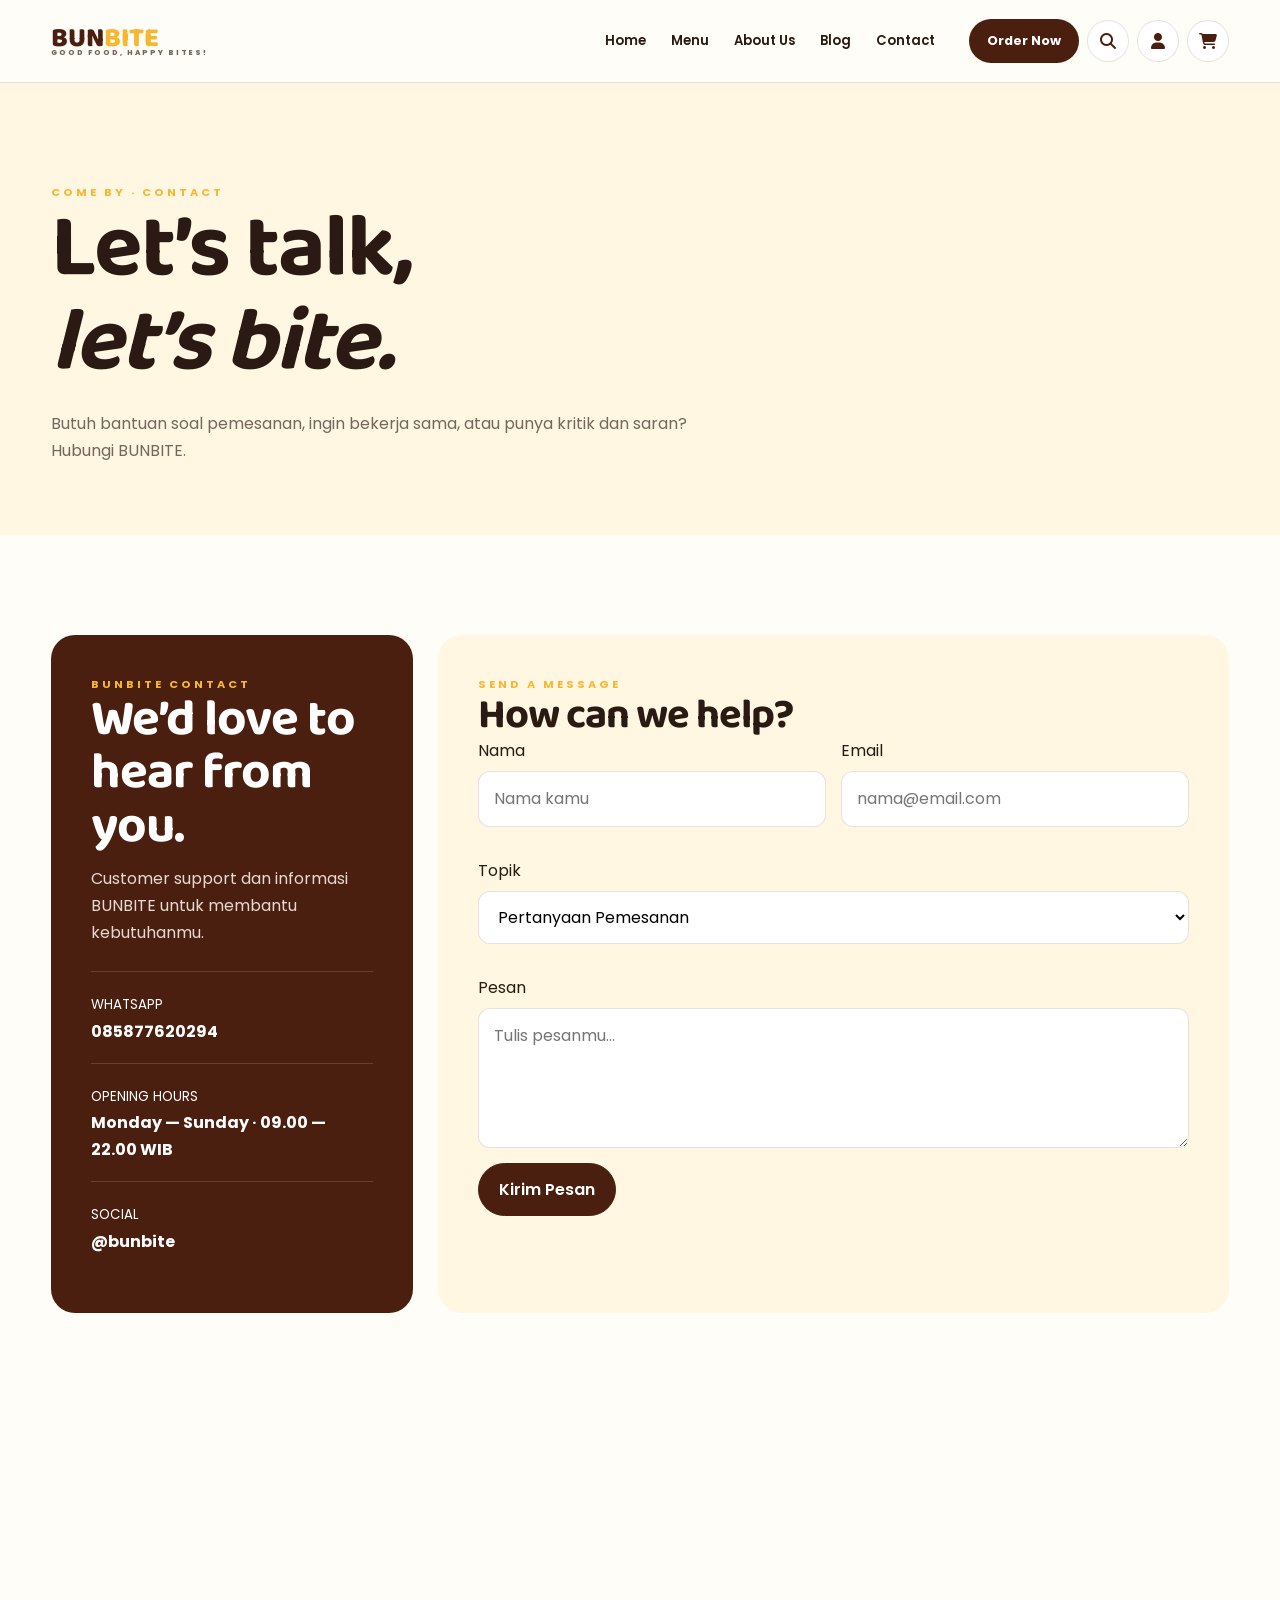
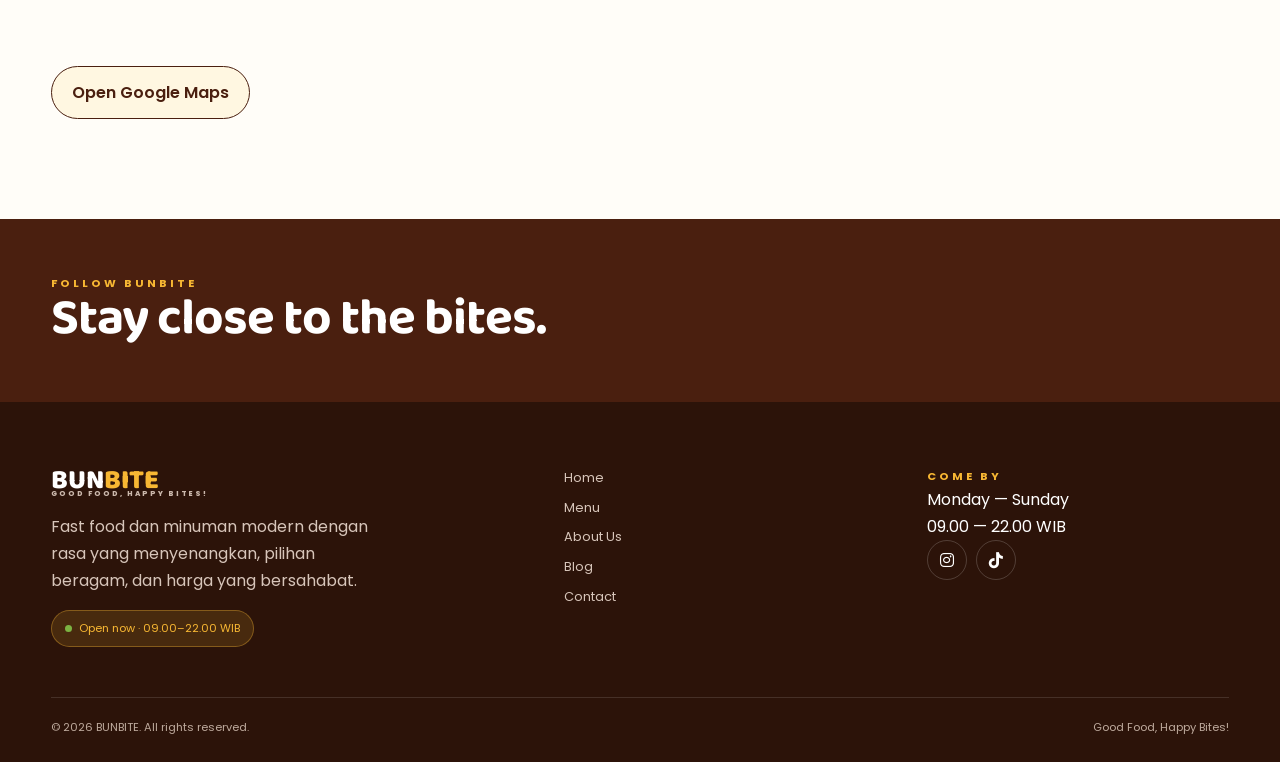
<file: contact.htm>
<!DOCTYPE html>
<html lang="id">
<head><meta charset="UTF-8"><meta name="viewport" content="width=device-width,initial-scale=1.0"><title>Contact — BUNBITE</title><link rel="stylesheet" href="style.css"></head>
<body>
<header>
  <link rel="stylesheet" href="https://cdnjs.cloudflare.com/ajax/libs/font-awesome/6.5.2/css/all.min.css">
 <div class="container nav">
  <a class="logo" href="home.html"><span class="bun">BUN</span><span class="bite">BITE</span><small>GOOD FOOD, HAPPY BITES!</small></a>
  <nav class="navlinks">
   <a href="home.html">Home</a><a href="menu.html">Menu</a><a href="about us.html">About Us</a><a href="blog.html">Blog</a><a href="contact.htm">Contact</a>
  </nav>
  <div class="nav-actions">
   <a class="order" href="menu.html">Order Now</a>

<button class="icon-btn" onclick="openSearch()" aria-label="Search">
    <i class="fa-solid fa-magnifying-glass"></i>
</button>

<button class="icon-btn" onclick="openLogin()" aria-label="Account">
    <i class="fa-solid fa-user"></i>
</button>

<button class="icon-btn" onclick="openDrawer()" aria-label="Cart">
    <i class="fa-solid fa-cart-shopping"></i>
</button>
  </div>
 </div>
</header>

<section class="page-hero"><div class="container"><div class="eyebrow">COME BY · CONTACT</div><h1>Let’s talk,<br><em>let’s bite.</em></h1><p>Butuh bantuan soal pemesanan, ingin bekerja sama, atau punya kritik dan saran? Hubungi BUNBITE.</p></div></section>
<section class="section"><div class="container contact-grid"><div class="contact-info"><div class="eyebrow">BUNBITE CONTACT</div><h2 style="color:white">We’d love to hear from you.</h2><p>Customer support dan informasi BUNBITE untuk membantu kebutuhanmu.</p><div class="contact-item"><small>WHATSAPP</small><br><b>085877620294</b></div><div class="contact-item"><small>OPENING HOURS</small><br><b>Monday — Sunday · 09.00 — 22.00 WIB</b></div><div class="contact-item"><small>SOCIAL</small><br><b>@bunbite</b></div></div>
<div class="form-box"><div class="eyebrow">SEND A MESSAGE</div><h2 style="font-size:2.6rem">How can we help?</h2><form onsubmit="event.preventDefault();alert('Pesan berhasil dikirim (demo).')"><div class="form-grid"><div class="field"><label>Nama</label><input required placeholder="Nama kamu"></div><div class="field"><label>Email</label><input type="email" required placeholder="nama@email.com"></div><div class="field full"><label>Topik</label><select><option>Pertanyaan Pemesanan</option><option>Kerjasama</option><option>Kritik & Saran</option><option>Informasi Produk</option><option>Lainnya</option></select></div><div class="field full"><label>Pesan</label><textarea required placeholder="Tulis pesanmu..."></textarea></div></div><button class="btn btn-dark">Kirim Pesan</button></form></div></div>
<div class="container" style="margin-top:25px"><iframe class="map" src="https://www.google.com/maps?q=-7.5946,110.8078&output=embed" loading="lazy"></iframe><div style="margin-top:15px"><a class="btn btn-light" href="https://maps.app.goo.gl/FBPcXot8zXEKX2KH6" target="_blank">Open Google Maps</a></div></div>
</section>
<section class="cta-strip"><div class="container"><div><div class="eyebrow">FOLLOW BUNBITE</div><h2 style="color:white">Stay close to the bites.</h2></div></div></section>

<footer>
  <div class="container">
    <div class="footer-top">

      <!-- BRAND -->
      <div class="footer-brand">
        <div class="logo">
          <span style="color:#fff">BUN</span><span style="color:var(--yellow)">BITE</span>
          <small style="color:#cbb8ac">GOOD FOOD, HAPPY BITES!</small>
        </div>

        <p>
          Fast food dan minuman modern dengan rasa yang menyenangkan,
          pilihan beragam, dan harga yang bersahabat.
        </p>

        <span class="open-pill open-status">
          <span class="dot"></span> Checking...
        </span>
      </div>

      <!-- NAVIGATION -->
      <div class="footer-navigation">
        <div class="footer-links">
          <a href="home.html">Home</a>
          <a href="menu.html">Menu</a>
          <a href="about us.html">About Us</a>
          <a href="blog.html">Blog</a>
          <a href="contact.htm">Contact</a>
        </div>
      </div>

      <!-- COME BY + SOCIAL -->
      <div class="footer-right">

        <div class="eyebrow">Come by</div>

        <p>
          Monday — Sunday<br>
          09.00 — 22.00 WIB
        </p>

        <div class="socials">

          <a href="https://www.instagram.com/ush.sugenghartono"
             target="_blank"
             aria-label="Instagram">
            <i class="fa-brands fa-instagram"></i>
          </a>

          <a href="https://www.tiktok.com/@ush.sugenghartono"
             target="_blank"
             aria-label="TikTok">
            <i class="fa-brands fa-tiktok"></i>
          </a>

        </div>

      </div>

    </div>

    <div class="footer-bottom">
      <span>© 2026 BUNBITE. All rights reserved.</span>
      <span>Good Food, Happy Bites!</span>
    </div>

  </div>
</footer>

<div id="overlay" class="overlay" onclick="closeDrawer()"></div>
<aside id="cartDrawer" class="drawer">
 <div class="drawer-head"><h2 style="font-size:2rem">Your Cart</h2><button class="icon-btn" onclick="closeDrawer()">×</button></div>
 <div id="cartItems" class="cart-items"></div>
 <div class="cart-total"><div><span>Total</span><span id="cartTotal">Rp0</span></div><button class="btn btn-dark" style="width:100%" onclick="checkout()">Proceed to Checkout</button></div>
</aside>
<div id="loginModal" class="modal">
 <div class="modal-head"><div><div class="eyebrow">YOUR ACCOUNT</div><h2 style="font-size:2.5rem">Welcome back.</h2></div><button class="icon-btn" onclick="closeDrawer()">×</button></div>
 <p style="color:var(--muted);font-size:.8rem;margin-bottom:18px">Sign in to continue your BUNBITE order.</p>
 <form onsubmit="event.preventDefault();alert('Demo login berhasil.');closeDrawer()">
  <input type="email" placeholder="Email" required><input type="password" placeholder="Password" required>
  <button class="btn btn-dark" style="width:100%">Sign in</button>
 </form>
 <p style="text-align:center;margin-top:15px;font-size:.75rem;color:var(--muted)">Belum punya akun? <b>Create account</b></p>
</div>
<div id="searchModal" class="search-modal">
 <div style="display:flex;gap:10px;align-items:center"><input id="globalSearch" oninput="globalSearch(this.value)" placeholder="Search BUNBITE..." /><button class="icon-btn" onclick="closeDrawer()">×</button></div>
 <div id="searchResults" style="margin-top:18px;max-height:65vh;overflow:auto"></div>
</div>
<script>
const PRODUCTS = [
["Classic Beef Burger","Burger",18000,"Juicy beef patty dengan fresh lettuce, tomato, dan saus spesial dalam bun lembut.","Classic Beef Burger.jpg"],
["Cheese Burger","Burger",23000,"Beef patty juicy dengan lelehan cheese dan saus spesial yang gurih dan creamy.","Cheese Burger.jpg"],
["Crispy Chicken Burger","Burger",25000,"Crispy chicken yang renyah dengan lettuce dan creamy sauce dalam bun lembut.","Crispy Chicken Burger.jpg"],
["Spicy Chicken Burger","Burger",25000,"Crispy chicken dengan saus pedas gurih untuk kamu yang suka sensasi spicy.","Spicy Chicken Burger.jpg"],
["Double Beef Burger","Burger",25000,"Dua beef patty juicy dengan cheese dan saus spesial untuk rasa yang lebih mantap.","Double Beef Burger.jpg"],
["Beef Kebab","Kebab",18000,"Irisan beef gurih dengan sayuran segar dan saus khas dalam tortilla lembut.","Beef Kebab.jpg"],
["Chicken Kebab","Kebab",17000,"Potongan chicken yang juicy dipadukan dengan sayuran segar dan saus creamy.","Chicken Kebab.jpg"],
["Cheese Kebab","Kebab",19000,"Kebab gurih dengan beef, sayuran segar, dan melted cheese yang creamy.","Cheese Kebab.jpg"],
["Spicy Beef Kebab","Kebab",19000,"Beef kebab dengan saus pedas gurih untuk sensasi yang lebih spicy.","Spicy Beef Kebab.jpg"],
["Double Meat Kebab","Kebab",21000,"Porsi ekstra dengan double meat, sayuran segar, dan saus khas BUNBITE.","Double Meat Kebab.jpg"],
["Classic Hotdog","Hotdog",15000,"Sosis juicy dalam bun lembut dengan saus dan mustard yang klasik.","Classic Hotdog.jpg"],
["Cheese Hotdog","Hotdog",17000,"Sosis juicy dengan melted cheese dan saus gurih dalam bun lembut.","Cheese Hotdog.jpg"],
["Crispy Chicken Hotdog","Hotdog",18000,"Crispy chicken dan saus creamy dalam bun lembut dengan perpaduan renyah dan gurih.","Crispy Chicken Hotdog.jpg"],
["Spicy Hotdog","Hotdog",17000,"Hotdog dengan saus pedas gurih yang cocok untuk pencinta rasa spicy.","Spicy Hotdog.jpg"],
["BBQ Hotdog","Hotdog",18000,"Sosis juicy dengan BBQ sauce yang manis, smoky, dan gurih.","BBQ Hotdog.jpg"],
["Iced Cappuccino","Coffee",12000,"Espresso dan creamy milk dengan foam lembut yang disajikan dingin.","Iced Cappuccino.jpg"],
["Iced Coffee Milk","Coffee",12000,"Espresso dengan creamy milk yang smooth dan ringan.","Iced Coffee Milk.jpg"],
["Caramel Coffee","Coffee",14000,"Kopi creamy dengan sentuhan caramel yang manis dan harum.","Caramel Coffee.jpg"],
["Mocha Coffee","Coffee",14000,"Perpaduan kopi dan chocolate dengan rasa creamy yang nikmat.","Mocha Coffee.jpg"],
["Vanilla Coffee","Coffee",14000,"Kopi creamy dengan aroma vanilla yang lembut dan manis.","Vanilla Coffee.jpg"],
["Classic Iced Tea","Tea",5000,"Teh dingin yang fresh dan ringan, cocok sebagai teman makan.","Classic Iced Tea.jpg"],
["Lemon Tea","Tea",8000,"Teh dingin dengan perpaduan lemon yang segar dan sedikit manis.","Lemon Tea.jpg"],
["Peach Tea","Tea",15000,"Teh dingin dengan rasa peach yang fruity, manis, dan menyegarkan.","Peach Tea.jpg"],
["Lychee Tea","Tea",15000,"Teh dingin dengan rasa lychee yang manis dan aroma buah yang segar.","Lychee Tea.jpg"],
["Apple Tea","Tea",15000,"Teh dingin dengan sentuhan rasa apple yang fruity dan refreshing.","Apple Tea.jpg"],
["Classic Chocolate","Choco & Matcha",12000,"Chocolate drink yang creamy dengan rasa cokelat manis dan rich.","Classic Chocolate.jpg"],
["Iced Chocolate","Choco & Matcha",13000,"Minuman cokelat dingin yang creamy dan menyegarkan.","Iced Chocolate.jpg"],
["Matcha Latte","Choco & Matcha",16000,"Premium matcha dengan creamy milk untuk rasa earthy yang lembut.","Matcha Latte.jpg"],
["Strawberry Matcha","Choco & Matcha",19000,"Perpaduan strawberry manis, creamy milk, dan matcha yang unik dan refreshing.","Strawberry Matcha.jpg"],
["Choco Matcha Latte","Choco & Matcha",20000,"Perpaduan creamy chocolate dan matcha dengan rasa manis, rich, dan unik.","Choco Matcha Latte.jpg"],
["French Fries","Snack",10000,"Kentang goreng renyah dengan rasa gurih yang cocok dinikmati kapan saja.","French Fries.jpg"],
["Curly Fries","Snack",13000,"Kentang berbentuk spiral yang crispy dengan bumbu gurih yang flavorful.","Curly Fries.jpg"],
["Chicken Nugget","Snack",15000,"Chicken nugget yang crispy di luar dan juicy di dalam.","Chicken Nugget.jpg"],
["Crispy Chicken Wings","Snack",18000,"Chicken wings renyah dengan bumbu gurih yang bikin susah berhenti.","Crispy Chicken Wings.jpg"],
["Mozzarella Sticks","Snack",20000,"Mozzarella sticks crispy dengan lelehan cheese yang creamy di dalam.","Mozzarella Sticks.jpg"],
["Chocolate Sundae","Ice Cream",8000,"Soft ice cream creamy dengan chocolate sauce yang manis dan rich.","Chocolate Sundae.jpg"],
["Vanilla Sundae","Ice Cream",8000,"Soft ice cream vanilla yang lembut dengan rasa manis yang ringan.","Vanilla Sundae.jpg"],
["Strawberry Sundae","Ice Cream",9000,"Creamy soft ice cream dengan strawberry sauce yang manis dan fruity.","Strawberry Sundae.jpg"],
["Choco Crunch Sundae","Ice Cream",12000,"Soft ice cream creamy dengan chocolate sauce dan crunchy topping.","Choco Crunch Sundae.jpg"],
["Cookies & Cream Sundae","Ice Cream",12000,"Soft ice cream vanilla dengan cookies crumble yang renyah dan manis.","Cookies & Cream Sundae.jpg"]
];
const BEST=["Classic Beef Burger","Beef Kebab","Cheese Hotdog","Iced Cappuccino","Strawberry Matcha","French Fries"];
const rupiah=n=>new Intl.NumberFormat("id-ID",{style:"currency",currency:"IDR",maximumFractionDigits:0}).format(n);
let cart=JSON.parse(localStorage.getItem("bunbiteCart")||"[]");

function img(name){return "images/"+name}
function productCard(p,compact=false){
 const [name,cat,price,desc,file]=p;
 return `<article class="menu-card">
   <div class="card-img"><img src="${img(file)}" alt="${name}" onerror="this.style.opacity='.12'"></div>
   <div class="card-body"><div class="card-top"><span class="badge">${cat}</span>${BEST.includes(name)?'<span class="badge">Best Seller</span>':''}</div>
   <h3>${name}</h3><p>${desc}</p><div class="add-row"><strong class="price">${rupiah(price)}</strong><button class="add-btn" onclick="addCart('${name.replaceAll("'","\\'")}')">Add +</button></div></div>
 </article>`
}
function saveCart(){localStorage.setItem("bunbiteCart",JSON.stringify(cart));renderCart()}
function addCart(name){
 const p=PRODUCTS.find(x=>x[0]===name); if(!p)return;
 const item=cart.find(x=>x.name===name); item?item.qty++:cart.push({name,price:p[2],file:p[4],qty:1});
 saveCart(); openDrawer();
}
function changeQty(name,delta){
 const i=cart.findIndex(x=>x.name===name); if(i<0)return;
 cart[i].qty+=delta;if(cart[i].qty<=0)cart.splice(i,1);saveCart()
}
function renderCart(){
 const box=document.querySelector("#cartItems"); if(!box)return;
 box.innerHTML=cart.length?cart.map(x=>`<div class="cart-item"><img src="${img(x.file)}"><div><strong>${x.name}</strong><small>${rupiah(x.price)}</small></div><div class="cart-controls"><div class="qty"><button onclick="changeQty('${x.name.replaceAll("'","\\'")}',-1)">−</button> ${x.qty} <button onclick="changeQty('${x.name.replaceAll("'","\\'")}',1)">+</button></div></div></div>`).join(""):`<p style="color:var(--muted)">Your cart is empty.</p>`;
 const total=cart.reduce((s,x)=>s+x.price*x.qty,0); const totalEl=document.querySelector("#cartTotal");if(totalEl)totalEl.textContent=rupiah(total);
 const count=document.querySelector("#cartCount");if(count)count.textContent=cart.reduce((s,x)=>s+x.qty,0)
}
function openDrawer(){document.querySelector("#overlay")?.classList.add("show");document.querySelector("#cartDrawer")?.classList.add("show");renderCart()}
function closeDrawer(){document.querySelector("#overlay")?.classList.remove("show");document.querySelector("#cartDrawer")?.classList.remove("show");document.querySelectorAll(".modal,.search-modal").forEach(x=>x.classList.remove("show"))}
function openLogin(){document.querySelector("#overlay")?.classList.add("show");document.querySelector("#loginModal")?.classList.add("show")}
function checkout(){if(!cart.length){alert("Keranjang masih kosong.");return}openLogin()}
function openSearch(){document.querySelector("#overlay")?.classList.add("show");document.querySelector("#searchModal")?.classList.add("show");document.querySelector("#globalSearch")?.focus()}
function globalSearch(q){
 const out=document.querySelector("#searchResults"); if(!out)return;
 q=q.toLowerCase().trim(); if(!q){out.innerHTML="<p style='color:var(--muted)'>Ketik nama menu atau informasi yang ingin dicari.</p>";return}
 const matches=PRODUCTS.filter(p=>(p[0]+" "+p[1]+" "+p[3]).toLowerCase().includes(q));
 out.innerHTML=matches.length?matches.slice(0,6).map(productCard).join(""):"<p style='color:var(--muted)'>Tidak ditemukan hasil yang cocok.</p>"
}
function currentOpen(){
 const now=new Date(); const h=now.getHours()+now.getMinutes()/60; const open=h>=9&&h<22;
 document.querySelectorAll(".open-status").forEach(el=>{el.innerHTML=open?'<span class="dot"></span> Open now · 09.00–22.00 WIB':'<span class="dot" style="background:var(--red)"></span> Closed · Opens 09.00 WIB'})
}
document.addEventListener("DOMContentLoaded",()=>{renderCart();currentOpen()});
</script></body></html>
</file>
<file: style.css>
@import url('https://fonts.googleapis.com/css2?family=Baloo+2:wght@500;600;700;800&family=Poppins:wght@400;500;600&display=swap');

:root{
  --brown:#4A1F0F;
  --yellow:#F7B733;
  --cream:#FFF7E1;
  --red:#E63946;
  --green:#7CB342;
  --ink:#2a1a13;
  --muted:#76665d;
  --white:#fffdf8;
  --line:rgba(74,31,15,.13);
  --shadow:0 18px 50px rgba(74,31,15,.10);
}
*{box-sizing:border-box;margin:0;padding:0}
html{scroll-behavior:smooth}
body{font-family:Poppins,sans-serif;color:var(--ink);background:var(--white);line-height:1.7}
img{max-width:100%;display:block}
a{text-decoration:none;color:inherit}
button,input,select,textarea{font:inherit}
.container{width:min(1180px,92%);margin:auto}
h1,h2,h3,.logo,.serif{font-family:"Baloo 2",sans-serif;line-height:1.05}
h1{font-size:clamp(3.2rem,7vw,6.7rem);letter-spacing:-2px}
h2{font-size:clamp(2.3rem,4vw,4.3rem);letter-spacing:-1px}
h3{font-size:1.45rem}
.eyebrow{text-transform:uppercase;letter-spacing:3px;font-size:.7rem;font-weight:700;color:var(--yellow)}
.btn{display:inline-flex;align-items:center;justify-content:center;gap:8px;border:1px solid var(--brown);padding:12px 20px;border-radius:999px;cursor:pointer;transition:.25s;font-weight:600}
.btn-dark{background:var(--brown);color:white}
.btn-dark:hover{background:#321409;transform:translateY(-2px)}
.btn-light{background:var(--cream);color:var(--brown)}
.btn-light:hover{background:#fff}
.btn-yellow{background:var(--yellow);border-color:var(--yellow);color:var(--brown)}
header{position:sticky;top:0;z-index:100;background:rgba(255,253,248,.94);backdrop-filter:blur(14px);border-bottom:1px solid var(--line)}
.nav{height:82px;display:flex;align-items:center;gap:34px}
.logo{font-size:1.7rem;font-weight:800;white-space:nowrap}
.logo .bun{color:var(--brown)}.logo .bite{color:var(--yellow)}
.logo small{display:block;font-family:Poppins;font-size:.45rem;letter-spacing:2px;color:var(--muted);margin-top:-5px}
.navlinks{display:flex;gap:25px;margin-left:auto}
.navlinks a{font-size:.82rem;font-weight:600;position:relative}
.navlinks a:after{content:"";position:absolute;left:0;bottom:-8px;width:0;height:2px;background:var(--yellow);transition:.2s}
.navlinks a:hover:after,.navlinks a.active:after{width:100%}
.nav-actions{display:flex;align-items:center;gap:8px}
.icon-btn{width:42px;height:42px;border:1px solid var(--line);border-radius:50%;background:#fff;cursor:pointer;display:grid;place-items:center;color:var(--brown)}
.icon-btn:hover{background:var(--cream)}
.order{padding:11px 18px;border-radius:999px;background:var(--brown);color:#fff;font-size:.8rem;font-weight:700}
.menu-toggle{display:none}
.hero{min-height:690px;position:relative;display:flex;align-items:flex-end;overflow:hidden;background:#3b251a}
.hero-bg{position:absolute;inset:0;width:100%;height:100%;object-fit:cover;opacity:.72}
.hero:after{content:"";position:absolute;inset:0;background:linear-gradient(90deg,rgba(30,15,8,.8),rgba(30,15,8,.28) 65%,rgba(30,15,8,.15))}
.hero-content{position:relative;z-index:2;color:white;padding:90px 0 155px;width:min(700px)}
.hero h1 em{font-weight:500;color:var(--yellow)}
.hero p{max-width:560px;margin:24px 0 30px;color:#f9eee4}
.hero-meta{position:absolute;right:5%;bottom:55px;z-index:3;background:rgba(255,253,248,.13);border:1px solid rgba(255,255,255,.25);padding:18px 22px;border-radius:18px;color:white;backdrop-filter:blur(8px)}
.section{padding:100px 0}
.section-cream{background:var(--cream)}
.section-head{display:flex;justify-content:space-between;gap:30px;align-items:end;margin-bottom:40px}
.section-head p{max-width:500px;color:var(--muted)}
.fav-wrap{position:relative}
.fav-grid{display:grid;grid-template-columns:repeat(3,1fr);gap:18px}
.fav-card,.menu-card,.blog-card,.value-card{background:#fff;border:1px solid var(--line);border-radius:20px;overflow:hidden;box-shadow:0 8px 30px rgba(74,31,15,.05)}
.card-img{height:240px;background:#eadfce;overflow:hidden}
.card-img img{width:100%;height:100%;object-fit:cover}
.card-body{padding:20px}
.card-top{display:flex;justify-content:space-between;gap:10px;align-items:center}
.badge{font-size:.65rem;letter-spacing:1px;text-transform:uppercase;color:var(--brown);background:#fff0bd;padding:5px 9px;border-radius:999px;font-weight:700}
.price{font-weight:800;color:var(--brown)}
.card-body p{font-size:.82rem;color:var(--muted);margin:8px 0 16px}
.slider-btns{display:flex;gap:8px}
.slider-btns button{width:42px;height:42px;border-radius:50%;border:1px solid var(--line);background:white;cursor:pointer}
.intro{display:grid;grid-template-columns:1fr 1fr;gap:80px;align-items:center}
.intro p{color:var(--muted);margin-top:20px}
.stats{display:grid;grid-template-columns:repeat(3,1fr);gap:12px;margin-top:30px}
.stat{padding:22px;border:1px solid var(--line);border-radius:16px;background:#fff}
.stat strong{font-family:"Baloo 2";font-size:1.7rem;color:var(--brown);display:block}
.quote{font-family:"Baloo 2";font-size:1.9rem;line-height:1.25;color:var(--brown)}
.testimonial{background:var(--cream);padding:50px;border-radius:26px;display:grid;grid-template-columns:1fr 1fr;gap:40px}
.testi{background:white;padding:28px;border-radius:18px;border:1px solid var(--line)}
.testi p{font-family:"Baloo 2";font-size:1.25rem}
.testi small{display:block;color:var(--muted);margin-top:12px}
.cta-strip{background:var(--brown);color:white;padding:55px 0}
.cta-strip .container{display:flex;justify-content:space-between;align-items:center;gap:25px}
.cta-strip p{color:#e9d8cc}
.menu-page{background:var(--cream)}
.menu-title{padding:90px 0 50px}
.sticky-cats{position:sticky;top:82px;z-index:20;background:rgba(255,247,225,.95);backdrop-filter:blur(10px);border-top:1px solid var(--line);border-bottom:1px solid var(--line);overflow:auto}
.catbar{display:flex;gap:8px;padding:13px 0;white-space:nowrap}
.catbar button{border:1px solid var(--line);background:white;border-radius:999px;padding:9px 16px;cursor:pointer;font-size:.75rem}
.catbar button.active,.catbar button:hover{background:var(--brown);color:white;border-color:var(--brown)}
.menu-grid{display:grid;grid-template-columns:repeat(4,1fr);gap:16px}
.menu-card .card-img{height:190px}
.menu-card .card-body{padding:16px}
.menu-card h3{font-size:1.25rem}
.add-row{display:flex;justify-content:space-between;align-items:center;margin-top:15px}
.add-btn{border:0;background:var(--brown);color:white;border-radius:999px;padding:8px 13px;cursor:pointer;font-weight:700}
.hidden-menu{display:none}
.show-more{display:flex;justify-content:center;margin:35px 0 10px}
.search-box{position:relative;max-width:620px;margin:0 auto 35px}
.search-box input{width:100%;padding:16px 48px 16px 20px;border:1px solid var(--line);border-radius:999px;outline:none;background:white}
.search-box span{position:absolute;right:20px;top:13px}
.page-hero{background:var(--cream);padding:100px 0 70px}
.page-hero p{max-width:650px;color:var(--muted);margin-top:20px}
.about-grid{display:grid;grid-template-columns:1fr 1fr;gap:70px;align-items:center}
.about-img{height:560px;border-radius:28px;overflow:hidden;background:#ddd}
.about-img img{width:100%;height:100%;object-fit:cover}
.value-grid{display:grid;grid-template-columns:repeat(3,1fr);gap:18px}
.value-card{padding:30px}
.value-card span{font-size:2rem}
.value-card p{color:var(--muted);font-size:.86rem;margin-top:10px}
.mission{display:grid;grid-template-columns:1fr 1.5fr;gap:60px}
.mission ol{padding-left:20px;color:var(--muted)}
.blog-grid{display:grid;grid-template-columns:repeat(3,1fr);gap:20px}
.blog-card img{height:220px;width:100%;object-fit:cover}
.blog-card .card-body{padding:22px}
.blog-card p{color:var(--muted);font-size:.82rem;margin:10px 0}
.blog-card .tag{color:var(--red);font-size:.7rem;font-weight:700;text-transform:uppercase}
.article-actions{display:flex;gap:15px;font-size:.75rem;color:var(--muted)}
.contact-grid{display:grid;grid-template-columns:1fr 1fr;gap:25px}
.contact-info{background:var(--brown);color:white;border-radius:24px;padding:40px}
.contact-info p{color:#e8d9d0;margin:10px 0 25px}
.contact-item{padding:18px 0;border-top:1px solid rgba(255,255,255,.15)}
.form-box{background:var(--cream);padding:40px;border-radius:24px}
.form-grid{display:grid;grid-template-columns:1fr 1fr;gap:15px}
.field{display:flex;flex-direction:column;gap:7px;margin-bottom:15px}
.field.full{grid-column:1/-1}
.field input,.field select,.field textarea{padding:13px 15px;border:1px solid var(--line);background:white;border-radius:12px;outline:none}
.field textarea{min-height:140px;resize:vertical}
.map{margin-top:25px;border:0;width:100%;height:280px;border-radius:20px}
footer{background:#2c1309;color:white;padding:65px 0 25px}
.footer-top{display:grid;grid-template-columns:1.5fr 1fr 1fr;gap:60px}
.footer-brand p{color:#d7c5ba;max-width:320px;margin:15px 0}
.open-pill{display:inline-flex;align-items:center;gap:7px;background:rgba(247,183,51,.14);border:1px solid rgba(247,183,51,.35);color:var(--yellow);padding:8px 13px;border-radius:999px;font-size:.7rem}
.dot{width:7px;height:7px;background:var(--green);border-radius:50%}
.footer-links{display:flex;flex-direction:column;gap:8px;color:#d7c5ba;font-size:.8rem}
.footer-links a:hover{color:var(--yellow)}
.socials{display:flex;gap:9px}
.socials a{width:40px;height:40px;border:1px solid rgba(255,255,255,.18);border-radius:50%;display:grid;place-items:center}
.footer-bottom{border-top:1px solid rgba(255,255,255,.12);margin-top:50px;padding-top:20px;display:flex;justify-content:space-between;color:#bda99c;font-size:.7rem}
.overlay{position:fixed;inset:0;background:rgba(25,12,7,.55);z-index:200;opacity:0;visibility:hidden;transition:.25s}
.overlay.show{opacity:1;visibility:visible}
.drawer{position:fixed;right:0;top:0;height:100%;width:min(420px,94%);background:var(--white);z-index:210;transform:translateX(100%);transition:.3s;padding:30px;display:flex;flex-direction:column}
.drawer.show{transform:translateX(0)}
.drawer-head{display:flex;justify-content:space-between;align-items:center;border-bottom:1px solid var(--line);padding-bottom:18px}
.cart-items{flex:1;overflow:auto;padding:20px 0}
.cart-item{display:flex;gap:12px;padding:12px 0;border-bottom:1px solid var(--line)}
.cart-item img{width:62px;height:62px;border-radius:12px;object-fit:cover;background:#eee}
.cart-item strong{display:block;font-family:"Baloo 2"}
.cart-item small{color:var(--muted)}
.cart-controls{margin-left:auto;text-align:right}
.qty button{border:1px solid var(--line);background:white;border-radius:50%;width:25px;height:25px;cursor:pointer}
.cart-total{border-top:1px solid var(--line);padding-top:18px}
.cart-total div{display:flex;justify-content:space-between;font-weight:800;margin-bottom:15px}
.modal{position:fixed;z-index:220;left:50%;top:50%;transform:translate(-50%,-45%);width:min(430px,92%);background:white;border-radius:24px;padding:32px;opacity:0;visibility:hidden;transition:.25s}
.modal.show{opacity:1;visibility:visible;transform:translate(-50%,-50%)}
.modal-head{display:flex;justify-content:space-between;align-items:center;margin-bottom:20px}
.modal form input{width:100%;padding:13px;border:1px solid var(--line);border-radius:12px;margin-bottom:12px}
.search-modal{position:fixed;z-index:220;left:50%;top:90px;transform:translateX(-50%);width:min(700px,92%);background:white;border-radius:20px;padding:20px;opacity:0;visibility:hidden}
.search-modal.show{opacity:1;visibility:visible}
.search-modal input{width:100%;padding:16px;border:1px solid var(--line);border-radius:12px}
.mobile-hide{display:block}
@media(max-width:900px){
 .nav{gap:12px}.navlinks{display:none}.menu-toggle{display:grid}.order{display:none}
 .hero{min-height:620px}.hero-meta{right:4%;bottom:25px}
 .fav-grid,.blog-grid,.value-grid{grid-template-columns:1fr 1fr}
 .menu-grid{grid-template-columns:repeat(2,1fr)}
 .intro,.about-grid,.mission,.contact-grid,.testimonial{grid-template-columns:1fr}
 .footer-top{grid-template-columns:1fr 1fr}
}
@media(max-width:600px){
 h1{font-size:3.4rem}.section{padding:70px 0}.nav{height:72px}
 .logo{font-size:1.45rem}.icon-btn{width:38px;height:38px}
 .hero-content{padding:70px 0 150px}.hero-meta{font-size:.72rem}
 .fav-grid,.blog-grid,.value-grid,.menu-grid{grid-template-columns:1fr}
 .stats,.form-grid{grid-template-columns:1fr}
 .field.full{grid-column:auto}
 .footer-top{grid-template-columns:1fr}.footer-bottom{flex-direction:column;gap:8px}
}
</file>
